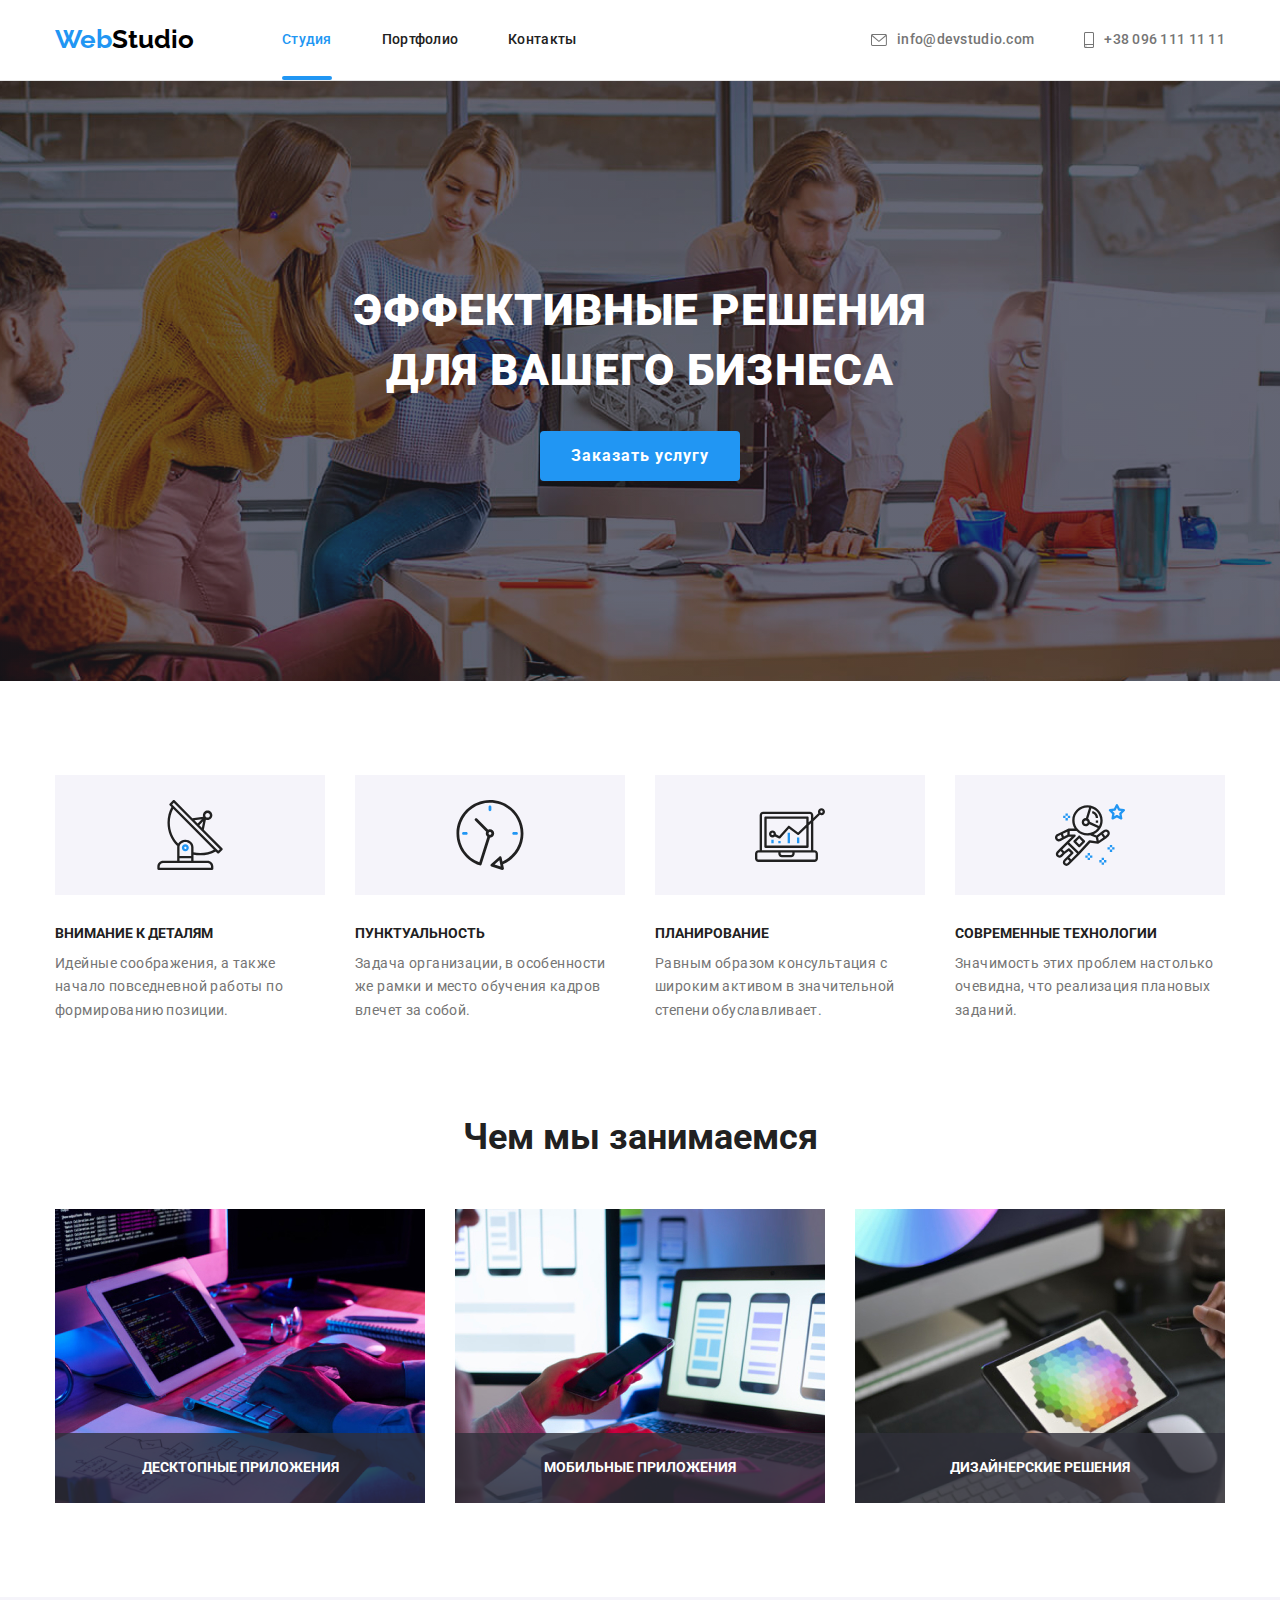
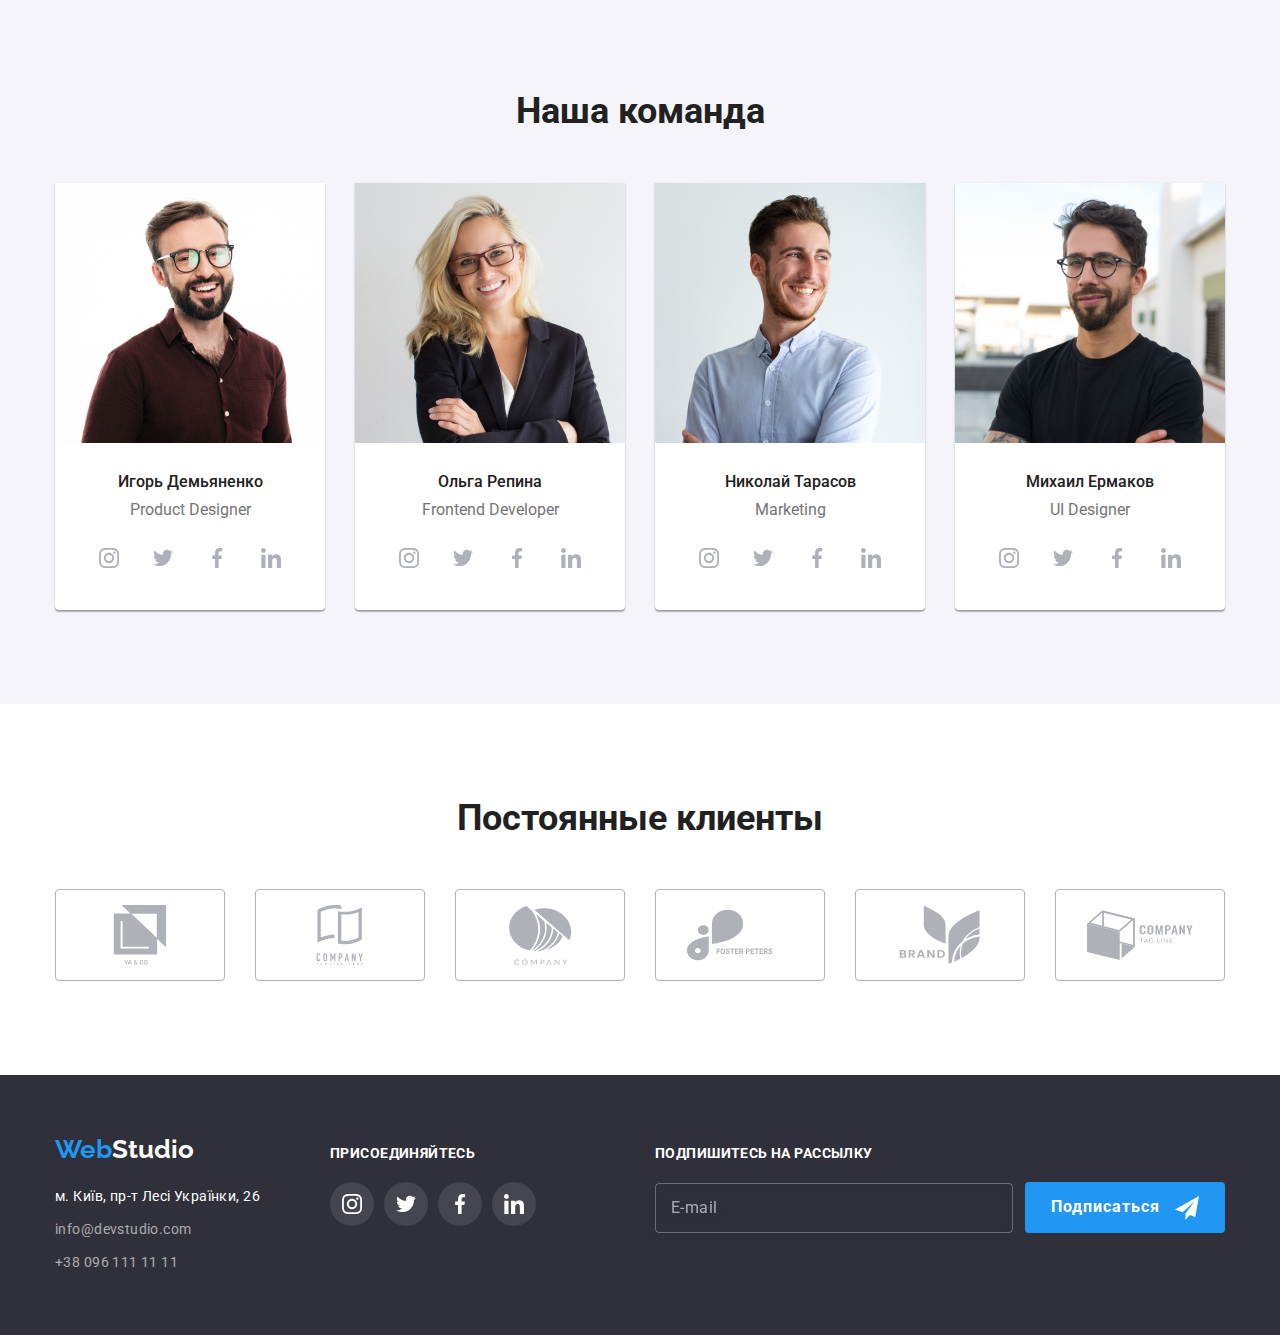
<file: index.html>
<!DOCTYPE html>
<html lang="ru">

<head>
    <meta charset="UTF-8" />
    <meta http-equiv="X-UA-Compatible" content="IE=edge" />
    <meta name="viewport" content="width=device-width, initial-scale=1.0" />
    <link rel="preconnect" href="https://fonts.googleapis.com" />
    <link rel="preconnect" href="https://fonts.gstatic.com" crossorigin />
    <link
        href="https://fonts.googleapis.com/css2?family=Raleway:wght@400;700&family=Roboto:wght@400;500;700;900&display=swap"
        rel="stylesheet" />
    <link rel="stylesheet"
        href="https://cdnjs.cloudflare.com/ajax/libs/modern-normalize/1.0.0/modern-normalize.min.css" />
    <link rel="stylesheet" href="./css/main.min.css" />
    <title>Document</title>
</head>

<body>
    <header class="header">
        <div class="header__box container ">
            <a href="./index.html" class="logo logo--header">
                <span class="logo__accent">Web</span>Studio</a>
            <div class="header-links js-menu-container">
                <nav class="navi">
                    <ul class="navi__list">
                        <li class="navi__item">
                            <a href="./index.html" class="navi__link navi__link--on-page">Студия</a>
                        </li>
                        <li class="navi__item">
                            <a href="./portfolio.html" class="navi__link">Портфолио</a>
                        </li>
                        <li class="navi__item">
                            <a href="" class="navi__link">Контакты</a>
                        </li>
                </nav>
                <div class="contact-header">
                    <ul class="contact">
                        <li class="contact__item">
                            <a href="mailto:info@devstudio.com" class="contact__link">
                                <svg class="contact__icon" width="16" height="12">
                                    <use href="images/sprite.svg#icon-envelope"></use>
                                </svg>
                                info@devstudio.com</a>
                        </li>
                        <li class="contact__item">
                            <a href="tel:+380961111111" class="contact__link contact__link--big">
                                <svg class="contact__icon" width="10" height="16">
                                    <use href="images/sprite.svg#icon-smartphone"></use>
                                </svg>
                                +38 096 111 11 11</a>
                        </li>
                    </ul>
                    <ul class="social-header">
                        <li class="social-header__item">
                            <a href="" class="social-header__link">Instagram</a>
                        </li>
                        <li class="social-header__item">
                            <a href="" class="social-header__link">Twitter</a>
                        </li>
                        <li class="social-header__item">
                            <a href="" class="social-header__link">Facebook</a>
                        </li>
                        <li class="social-header__item">
                            <a href="" class="social-header__link">LinkedIn</a>
                        </li>
                    </ul>
                </div>
            </div>
            <button class="menu-toggle js-open-menu" aria-expanded="false" type="button">
                <svg class="menu-toggle__icon" width="24" height="20">
                    <use class="menu-toggle__open" href="images/sprite.svg#icon-menu"></use>
                    <use class="menu-toggle__close" href="images/sprite.svg#icon-close"></use>
                </svg>
            </button>
        </div>
    </header>
    <main>
        <section class="hero section">
            <div class="container">
                <h1 class="hero__heading">Эффективные решения <br> для вашего бизнеса</h1>
                <button type="button" class="primary-button" data-modal-open>Заказать услугу</button>
            </div>
        </section>
        <section class="qualities section">
            <div class="container">
                <h2 class="qualities__heading display-hidden">Основне качества</h2>
                <ul class="qualities-box">
                    <li class="qualities-box__item">
                        <div class="qualities-box__picture">
                            <svg class="qualities-box__svg" width="70" height="70">
                                <use href="images/sprite.svg#icon-antenna"></use>
                            </svg>
                        </div>
                        <h3 class="qualities-box__heading">Внимание к деталям</h3>
                        <p class="qualities-box__text">
                            Идейные соображения, а также начало повседневной работы по формированию позиции.
                        </p>
                    </li>
                    <li class="qualities-box__item">
                        <div class="qualities-box__picture">
                            <svg class="qualities-box__svg" width="70" height="70">
                                <use href="images/sprite.svg#icon-clock"></use>
                            </svg>
                        </div>
                        <h3 class="qualities-box__heading">Пунктуальность</h3>
                        <p class="qualities-box__text">
                            Задача организации, в особенности же рамки и место обучения кадров влечет за собой.
                        </p>
                    </li>
                    <li class="qualities-box__item">
                        <div class="qualities-box__picture">
                            <svg class="qualities-box__svg" width="70" height="70">
                                <use href="images/sprite.svg#icon-diagram"></use>
                            </svg>
                        </div>
                        <h3 class="qualities-box__heading">Планирование</h3>
                        <p class="qualities-box__text">
                            Равным образом консультация с широким активом в значительной степени обуславливает.
                        </p>
                    </li>
                    <li class="qualities-box__item">
                        <div class="qualities-box__picture">
                            <svg class="qualities-box__svg" width="70" height="70">
                                <use href="images/sprite.svg#icon-astronaut"></use>
                            </svg>
                        </div>
                        <h3 class="qualities-box__heading">Современные технологии</h3>
                        <p class="qualities-box__text">
                            Значимость этих проблем настолько очевидна, что реализация плановых заданий.
                        </p>
                    </li>
                </ul>
            </div>
        </section>
        <section class="occupation section">
            <div class="container">
                <h2 class="occupation__heading">Чем мы занимаемся</h2>
                <ul class="ocupation-box">
                    <li class="ocupation-box__item">
                        <picture>
                            <source srcset="./images/desktop/img1.jpg 1x, ./images/desktop/img1@2x.jpg 2x">
                            <img class="ocupation-box__img" src="./images/desktop/img1.jpg" alt="кодинг ночью"
                                width="370">
                        </picture>
                        <p class="ocupation-box__description">Десктопные приложения</p>
                    </li>
                    <li class="ocupation-box__item">
                        <picture>
                            <source srcset="./images/desktop/img2.jpg 1x, ./images/desktop/img2@2x.jpg 2x">
                            <img class="ocupation-box__img" src="./images/desktop/img2.jpg" alt="рука с телефоном"
                                width="370" />
                        </picture>
                        <p class="ocupation-box__description">Мобильные приложения</p>
                    </li>
                    <li class="ocupation-box__item">
                        <picture>
                            <source srcset="./images/desktop/img3.jpg 1x, ./images/desktop/img3@2x.jpg 2x">
                            <img class="ocupation-box__img" src="./images/desktop/img3.jpg" alt="рука с планшетом"
                                width="370" />
                        </picture>
                        <p class="ocupation-box__description">Дизайнерские решения</p>
                    </li>
                </ul>
            </div>
        </section>
        <section class="team section">
            <div class="container">
                <h2 class="team__heading">Наша команда</h2>
                <ul class="team-box">
                    <li class="team-box__card">
                        <picture>
                            <source srcset="./images/desktop/igor.jpg 1x, ./images/desktop/igor@2x.jpg 2x"
                                media="(min-width:1200px)">
                            <source srcset="./images/tablet/igor-tab.jpg 1x, ./images/tablet/igor-tab@2x.jpg 2x"
                                media="(min-width:768px)">
                            <source srcset="./images/mobile/igor-mob.jpg 1x, ./images/mobile/igor-mob@2x.jpg  2x"
                                media="(min-width:320px)">
                            <img class="team-box__photo" src="./images/mobile/igor-mob.jpg"
                                alt="фото Игорь Демьяненко" />
                        </picture>

                        <div class="team-box__description">
                            <h3 class="team-box__heading">Игорь Демьяненко</h3>
                            <p class="team-box__text">Product Designer</p>
                            <ul class="social">
                                <li class="social__item">
                                    <a class="social__link" href="" aria-label="instagram">
                                        <svg class="team-svg" width="20" height="20">
                                            <use href="images/sprite.svg#icon-instagram"></use>
                                        </svg>
                                    </a>
                                </li>
                                <li class="social__item">
                                    <a class="social__link" href="" aria-label="twitter">
                                        <svg class="team-svg" width="20" height="20">
                                            <use href="images/sprite.svg#icon-twitter"></use>
                                        </svg>
                                    </a>
                                </li>
                                <li class="social__item">
                                    <a class="social__link" href="" aria-label="facebook">
                                        <svg class="team-svg" width="20" height="20">
                                            <use href="images/sprite.svg#icon-facebook"></use>
                                        </svg>
                                    </a>
                                </li>
                                <li class="social__item">
                                    <a class="social__link" href="" aria-label="linkedin">
                                        <svg class="team-svg" width="20" height="20">
                                            <use href="images/sprite.svg#icon-linkedin"></use>
                                        </svg>
                                    </a>
                                </li>
                            </ul>
                        </div>
                    </li>
                    <li class="team-box__card">
                        <picture>
                            <source srcset="./images/desktop/olga.jpg 1x, ./images/desktop/olga@2x.jpg 2x"
                                media="(min-width:1200px)">
                            <source srcset="./images/tablet/olga-tab.jpg 1x, ./images/tablet/olga-tab@2x.jpg 2x"
                                media="(min-width:768px)">
                            <source srcset="./images/mobile/olga-mob.jpg 1x, ./images/mobile/olga-mob@2x.jpg  2x"
                                media="(min-width:320px)">
                            <img class="team-box__photo" src="./images/mobile/olga-mob.jpg" alt="фото Ольга Репина" />
                        </picture>
                        <div class="team-box__description">
                            <h3 class="team-box__heading">Ольга Репина</h3>
                            <p class="team-box__text">Frontend Developer</p>
                            <ul class="social">
                                <li class="social__item">
                                    <a class="social__link" href="" aria-label="instagram">
                                        <svg class="team-svg" width="20" height="20">
                                            <use href="images/sprite.svg#icon-instagram"></use>
                                        </svg>
                                    </a>
                                </li>
                                <li class="social__item">
                                    <a class="social__link" href="" aria-label="twitter">
                                        <svg class="team-svg" width="20" height="20">
                                            <use href="images/sprite.svg#icon-twitter"></use>
                                        </svg>
                                    </a>
                                </li>
                                <li class="social__item">
                                    <a class="social__link" href="" aria-label="facebook">
                                        <svg class="team-svg" width="20" height="20">
                                            <use href="images/sprite.svg#icon-facebook"></use>
                                        </svg>
                                    </a>
                                </li>
                                <li class="social__item">
                                    <a class="social__link" href="" aria-label="linkedin">
                                        <svg class="team-svg" width="20" height="20">
                                            <use href="images/sprite.svg#icon-linkedin"></use>
                                        </svg>
                                    </a>
                                </li>
                            </ul>
                        </div>
                    </li>
                    <li class="team-box__card">
                        <picture>
                            <source srcset="./images/desktop/niko.jpg 1x, ./images/desktop/niko@2x.jpg 2x"
                                media="(min-width:1200px)">
                            <source srcset="./images/tablet/niko-tab.jpg 1x, ./images/tablet/niko-tab@2x.jpg 2x"
                                media="(min-width:768px)">
                            <source srcset="./images/mobile/niko-mob.jpg 1x, ./images/mobile/niko-mob@2x.jpg  2x"
                                media="(min-width:320px)">
                            <img class="team-box__photo" src="./images/mobile/niko-mob.jpg"
                                alt="фото Николай Тарасов" />
                        </picture>
                        <div class="team-box__description">
                            <h3 class="team-box__heading">Николай Тарасов</h3>
                            <p class="team-box__text">Marketing</p>
                            <ul class="social">
                                <li class="social__item">
                                    <a class="social__link" href="" aria-label="instagram">
                                        <svg class="team-svg" width="20" height="20">
                                            <use href="images/sprite.svg#icon-instagram"></use>
                                        </svg>
                                    </a>
                                </li>
                                <li class="social__item">
                                    <a class="social__link" href="" aria-label="twitter">
                                        <svg class="team-svg" width="20" height="20">
                                            <use href="images/sprite.svg#icon-twitter"></use>
                                        </svg>
                                    </a>
                                </li>
                                <li class="social__item">
                                    <a class="social__link" href="" aria-label="facebook">
                                        <svg class="team-svg" width="20" height="20">
                                            <use href="images/sprite.svg#icon-facebook"></use>
                                        </svg>
                                    </a>
                                </li>
                                <li class="social__item">
                                    <a class="social__link" href="" aria-label="linkedin">
                                        <svg class="team-svg" width="20" height="20">
                                            <use href="images/sprite.svg#icon-linkedin"></use>
                                        </svg>
                                    </a>
                                </li>
                            </ul>
                        </div>
                    </li>
                    <li class="team-box__card">
                        <picture>
                            <source srcset="./images/desktop/michael.jpg 1x, ./images/desktop/michael@2x.jpg 2x"
                                media="(min-width:1200px)">
                            <source srcset="./images/tablet/michael-tab.jpg 1x, ./images/tablet/michael-tab@2x.jpg 2x"
                                media="(min-width:768px)">
                            <source srcset="./images/mobile/michael-mob.jpg 1x, ./images/mobile/michael-mob@2x.jpg  2x"
                                media="(min-width:320px)">
                            <img class="team-box__photo" src="./images/mobile/michael-mob.jpg" alt="Михаил Ермаков" />
                        </picture>
                        <div class="team-box__description">
                            <h3 class="team-box__heading">Михаил Ермаков</h3>
                            <p class="team-box__text">UI Designer</p>
                            <ul class="social">
                                <li class="social__item">
                                    <a class="social__link" href="" aria-label="instagram">
                                        <svg class="team-svg" width="20" height="20">
                                            <use href="images/sprite.svg#icon-instagram"></use>
                                        </svg>
                                    </a>
                                </li>
                                <li class="social__item">
                                    <a class="social__link" href="" aria-label="twitter">
                                        <svg class="team-svg" width="20" height="20">
                                            <use href="images/sprite.svg#icon-twitter"></use>
                                        </svg>
                                    </a>
                                </li>
                                <li class="social__item">
                                    <a class="social__link" href="" aria-label="facebook">
                                        <svg class="team-svg" width="20" height="20">
                                            <use href="images/sprite.svg#icon-facebook"></use>
                                        </svg>
                                    </a>
                                </li>
                                <li class="social__item">
                                    <a class="social__link" href="" aria-label="linkedin">
                                        <svg class="team-svg" width="20" height="20">
                                            <use href="images/sprite.svg#icon-linkedin"></use>
                                        </svg>
                                    </a>
                                </li>
                            </ul>
                        </div>
                    </li>
                </ul>
            </div>
        </section>
        <section class="clients section">
            <div class="container">
                <h2 class="clients__heading">Постоянные клиенты</h2>
                <ul class="clients-box">
                    <li class="clients-box__item">
                        <a class="clients-box__link" href="">
                            <svg class="clients-box__svg" width="106" height="60">
                                <use href="images/sprite.svg#icon-company1"></use>
                            </svg>
                        </a>
                    </li>
                    <li class="clients-box__item">
                        <a class="clients-box__link" href="">
                            <svg class="clients-box__svg" width="106" height="60">
                                <use href="images/sprite.svg#icon-company2"></use>
                            </svg>
                        </a>
                    </li>
                    <li class="clients-box__item">
                        <a class="clients-box__link" href="">
                            <svg class="clients-box__svg" width="106" height="60">
                                <use href="images/sprite.svg#icon-company3"></use>
                            </svg>
                        </a>
                    </li>
                    <li class="clients-box__item">
                        <a class="clients-box__link" href="">
                            <svg class="clients-box__svg" width="106" height="60">
                                <use href="images/sprite.svg#icon-company4"></use>
                            </svg>
                        </a>
                    </li>
                    <li class="clients-box__item">
                        <a class="clients-box__link" href="">
                            <svg class="clients-box__svg" width="106" height="60">
                                <use href="images/sprite.svg#icon-company5"></use>
                            </svg>
                        </a>
                    </li>
                    <li class="clients-box__item">
                        <a class="clients-box__link" href="">
                            <svg class="clients-box__svg" width="106" height="60">
                                <use href="images/sprite.svg#icon-company6"></use>
                            </svg>
                        </a>
                    </li>
                </ul>
            </div>
        </section>
    </main>
    <footer class="footer">
        <div class="container">
            <div class="footer-box">
                <div class="footer-contact">
                    <a href="./index.html" class="logo logo--footer">
                        <span class="logo__accent">Web</span>Studio</a>
                    <address class="adress">
                        <ul class="adress__list">
                            <li class="adress__item">
                                <a href="https://www.google.com/maps" target="_blank" rel="noopener noreferrer"
                                    class="adress__link adress__link--color">м. Київ, пр-т Лесі Українки, 26</a>
                            </li>
                            <li class="adress__item">
                                <a href="mailto:info@devstudio.com" class="adress__link">info@devstudio.com</a>
                            </li>
                            <li class="adress__item">
                                <a href="tel:+380961111111" class="adress__link">+38 096 111 11 11</a>
                            </li>
                        </ul>
                    </address>
                </div>
                <div class="connect">
                    <h2 class="connect__heading">присоединяйтесь</h2>
                    <ul class="social">
                        <li class="social__item">
                            <a class="social__link social__link--fotter" href="" aria-label="instagram">
                                <svg class="team-svg" width="20" height="20">
                                    <use href="images/sprite.svg#icon-instagram"></use>
                                </svg>
                            </a>
                        </li>
                        <li class="social__item">
                            <a class="social__link social__link--fotter" href="" aria-label="twitter">
                                <svg class="team-svg" width="20" height="20">
                                    <use href="images/sprite.svg#icon-twitter"></use>
                                </svg>
                            </a>
                        </li>
                        <li class="social__item">
                            <a class="social__link social__link--fotter" href="" aria-label="facebook">
                                <svg class="team-svg" width="20" height="20">
                                    <use href="images/sprite.svg#icon-facebook"></use>
                                </svg>
                            </a>
                        </li>
                        <li class="social__item">
                            <a class="social__link social__link--fotter" href="" aria-label="linkedin">
                                <svg class="team-svg" width="20" height="20">
                                    <use href="images/sprite.svg#icon-linkedin"></use>
                                </svg>
                            </a>
                        </li>
                    </ul>
                </div>
                <div class="subscribe">
                    <h2 class="subscribe__heading">Подпишитесь на рассылку</h2>
                    <form class="subscribe-box">
                        <input class="subscribe-box__input" type="email" name="email" id="mail" placeholder="E-mail"
                            required />
                        <button class="subscribe-box__btn primary-button" type="submit">Подписаться
                            <svg class="subscribe-box__icon" width="24" height="24">
                                <use href="images/sprite.svg#icon-icon-send"></use>
                            </svg>
                        </button>
                    </form>
                </div>
            </div>
        </div>
    </footer>
    <div class="back-drop is-hidden" data-modal>
        <div class="modal">
            <h2 class="modal__heading">Оставьте свои данные, мы вам перезвоним</h2>
            <button type="button" class="modal__button" data-modal-close>
                <svg width="10" height="10">
                    <use href="images/sprite.svg#icon-close"></use>
                </svg>
            </button>
            <form class="modal-form">
                <ul class="modal-form__list">
                    <li class="modal-form__item">
                        <label class="modal-form__name" for="name">Имя</label>
                        <input class="modal-form__input" type="text" name="name" id="name" required>
                        <svg class="modal-form__svg" width="18" height="18">
                            <use href="images/sprite.svg#icon-person"></use>
                        </svg>
                    </li>
                    <li class="modal-form__item">
                        <label class="modal-form__name" for="tel">Телефон</label>
                        <input class="modal-form__input" type="tel" name="tel" id="tel" required>
                        <svg class="modal-form__svg" width="18" height="18">
                            <use href="images/sprite.svg#icon-phone"></use>
                        </svg>
                    </li>
                    <li class="modal-form__item">
                        <label class="modal-form__name" for="mail">Почта</label>
                        <input class="modal-form__input" type="email" name="mail" id="tel" required>
                        <svg class="modal-form__svg" width="18" height="18">
                            <use href="images/sprite.svg#icon-email"></use>
                        </svg>
                    </li>
                    <li class="modal-form__item">
                        <label class="modal-form__name" for="text">Комментарий</label>
                        <textarea class="modal-form__input modal-form__input--textarea" name="text" id="text"
                            placeholder="Введите текст"></textarea>
                    </li>
                </ul>
                <div class="form-confirm">
                    <input class="form-confirm__checkbox display-hidden" type="checkbox" name="" id="licence">
                    <label class="form-confirm__name  confirm-name" for="licence" required>
                        <svg class="confirm-name__svg" width="11" height="8">
                            <use href="images/sprite.svg#icon-check"></use>
                        </svg>Соглашаюсь с рассылкой и принимаю <a class="confirm-name__link" href="">Условия
                            договора</a>
                    </label>

                    <button class="primary-button" type="submit">Отправить</button>
                </div>

            </form>
        </div>
    </div>
    <script src="./js/modal.js"></script>
    <script src="./js/mobile-menu.js"></script>
</body>

</html>
</file>
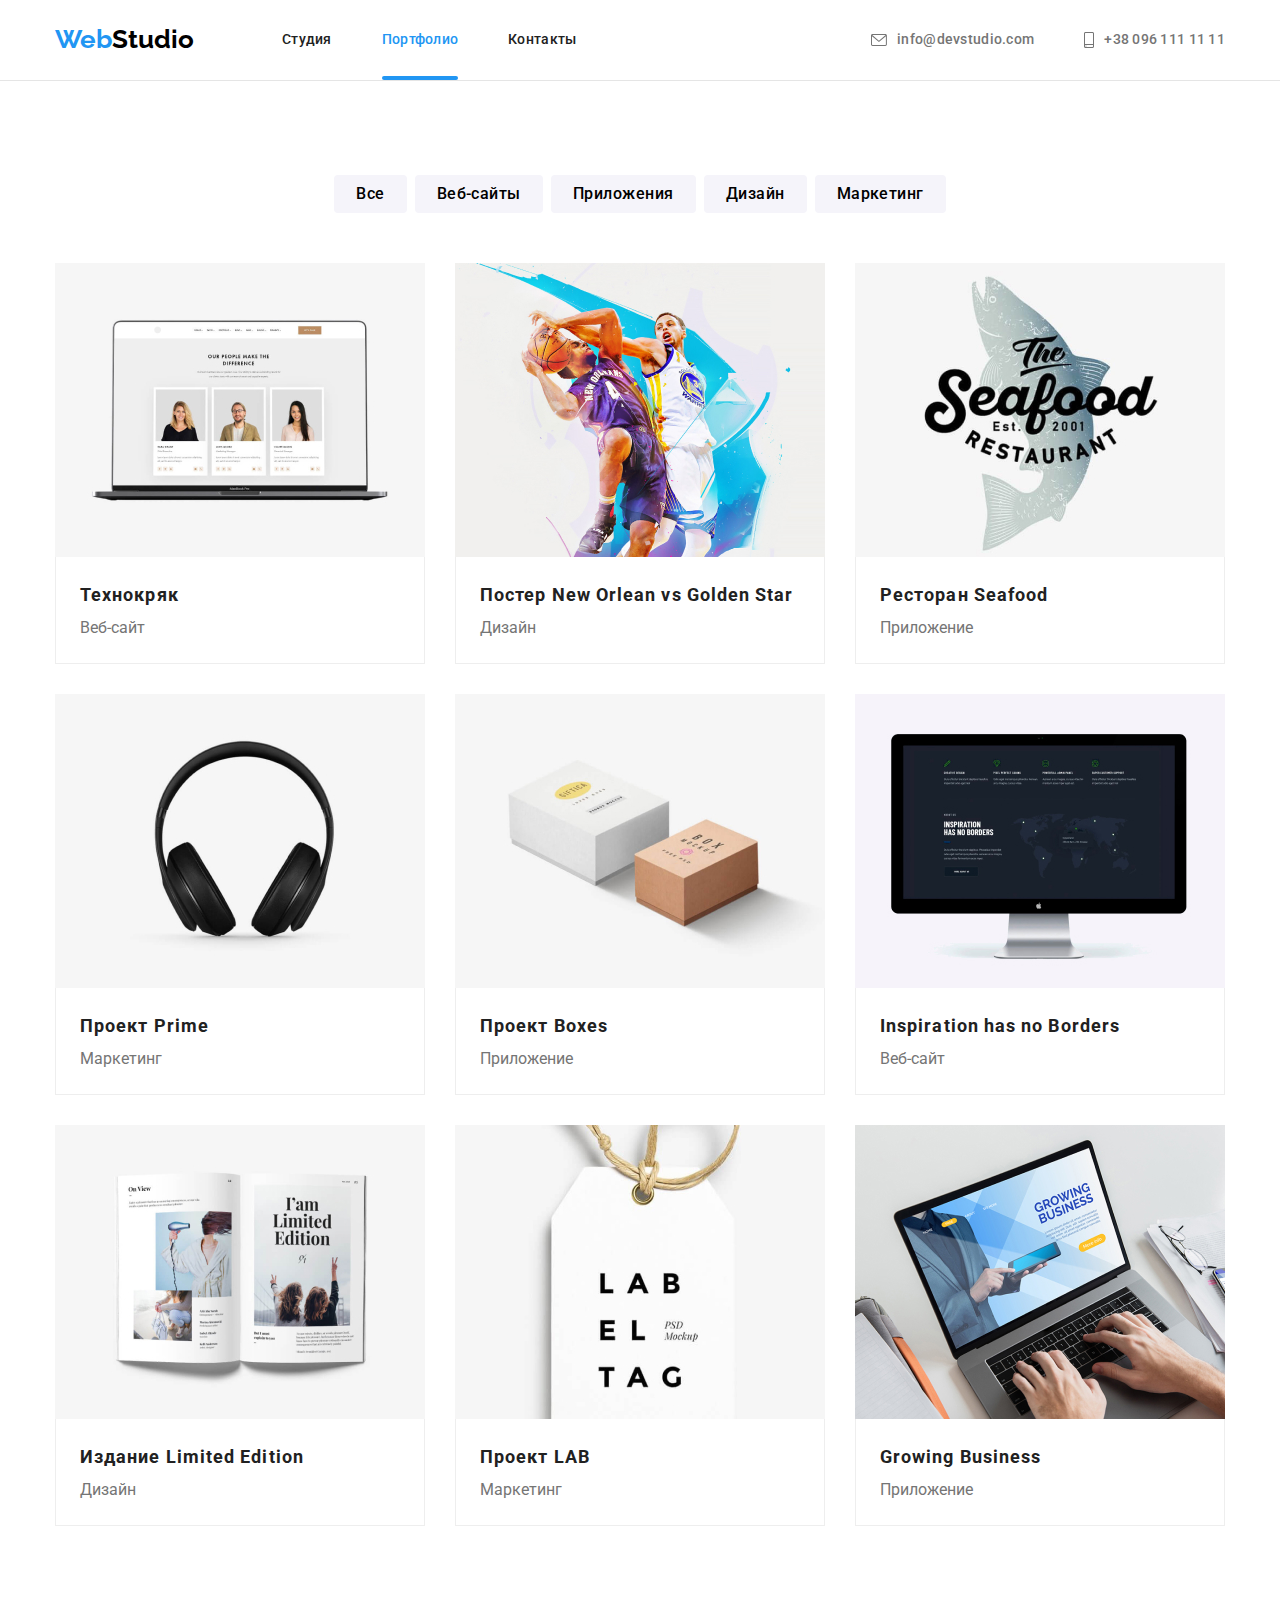
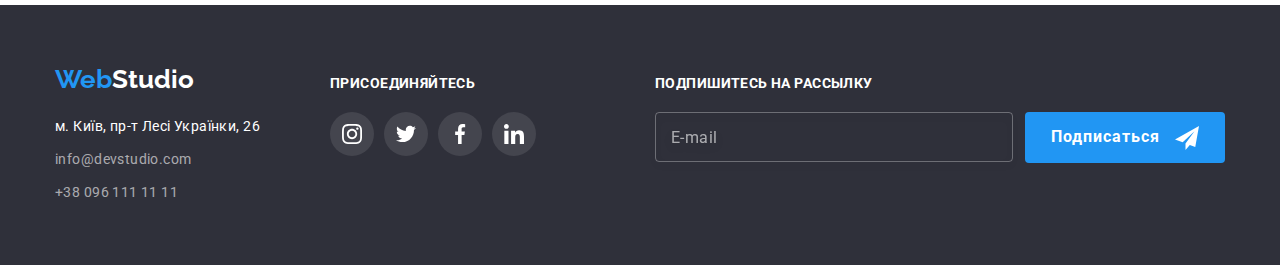
<file: portfolio.html>
<!DOCTYPE html>
<html lang="ru">

<head>
  <meta charset="UTF-8" />
  <meta http-equiv="X-UA-Compatible" content="IE=edge" />
  <meta name="viewport" content="width=device-width, initial-scale=1.0" />
  <link rel="preconnect" href="https://fonts.googleapis.com" />
  <link rel="preconnect" href="https://fonts.gstatic.com" crossorigin />
  <link
    href="https://fonts.googleapis.com/css2?family=Raleway:wght@400;700&family=Roboto:wght@400;500;700;900&display=swap"
    rel="stylesheet" />
  <link rel="stylesheet"
    href="https://cdnjs.cloudflare.com/ajax/libs/modern-normalize/1.0.0/modern-normalize.min.css" />
  <link rel="stylesheet" href="./css/main.min.css" />
  <title>Document</title>
</head>


<body>
  <header class="header">
    <div class="header__box container ">
      <a href="./index.html" class="logo logo--header">
        <span class="logo__accent">Web</span>Studio</a>
      <div class="header-links js-menu-container">
        <nav class="navi">
          <ul class="navi__list">
            <li class="navi__item">
              <a href="./index.html" class="navi__link">Студия</a>
            </li>
            <li class="navi__item">
              <a href="./portfolio.html" class="navi__link  navi__link--on-page">Портфолио</a>
            </li>
            <li class="navi__item">
              <a href="" class="navi__link">Контакты</a>
            </li>
        </nav>
        <div class="contact-header">
          <ul class="contact">
            <li class="contact__item">
              <a href="mailto:info@devstudio.com" class="contact__link">
                <svg class="contact__icon" width="16" height="12">
                  <use href="images/sprite.svg#icon-envelope"></use>
                </svg>
                info@devstudio.com</a>
            </li>
            <li class="contact__item">
              <a href="tel:+380961111111" class="contact__link contact__link--big">
                <svg class="contact__icon" width="10" height="16">
                  <use href="images/sprite.svg#icon-smartphone"></use>
                </svg>
                +38 096 111 11 11</a>
            </li>
          </ul>
          <ul class="social-header">
            <li class="social-header__item">
              <a href="" class="social-header__link">Instagram</a>
            </li>
            <li class="social-header__item">
              <a href="" class="social-header__link">Twitter</a>
            </li>
            <li class="social-header__item">
              <a href="" class="social-header__link">Facebook</a>
            </li>
            <li class="social-header__item">
              <a href="" class="social-header__link">LinkedIn</a>
            </li>
          </ul>
        </div>
      </div>
      <button class="menu-toggle js-open-menu" aria-expanded="false" type="button">
        <svg class="menu-toggle__icon" width="24" height="20">
          <use class="menu-toggle__open" href="images/sprite.svg#icon-menu"></use>
          <use class="menu-toggle__close" href="images/sprite.svg#icon-close"></use>
        </svg>
      </button>
    </div>
  </header>
  <main>
    <section class="portfolio section">
      <div class="container">
        <h1 class="portfolio__heading display-hidden">Портфолио</h1>
        <ul class="filter">
          <li class="filter__item">
            <button type="button" class="filter__buttun">Все</button>
          </li>
          <li class="filter__item"><button type="button" class="filter__buttun">Веб-сайты</button></li>
          <li class="filter__item"><button type="button" class="filter__buttun">Приложения</button></li>
          <li class="filter__item"><button type="button" class="filter__buttun">Дизайн</button></li>
          <li class="filter__item"><button type="button" class="filter__buttun">Маркетинг</button></li>
        </ul>
        <ul class="work">
          <li class="work__item">
            <div class="work__overlay">
              <picture>
                <source srcset="./images/desktop/tehno.jpg 1x, ./images/desktop/tehno@2x.jpg 2x"
                  media="(min-width:1200px)">
                <source srcset="./images/tablet/tehno-tab.jpg 1x, ./images/tablet/tehno-tab@2x.jpg 2x"
                  media="(min-width:768px)">
                <source srcset="./images/mobile/tehno-mob.jpg 1x, ./images/mobile/tehno-mob@2x.jpg 2x"
                  media="(min-width:320px)">
                <img class="work__img" src="./images/mobile/tehno-mob.jpg" alt="Скриншот экрана с готовым сайтом" />
              </picture>
              <div class="work__text-holder">
                <p class="work__text">Ресурс предлагает комплексные предложения с разным уровнем функционала и сервисов.
                  Все это позволит
                  посетителю получить
                  исчерпывающие сведения о компании или частном лице.</p>
              </div>
            </div>
            <div class="work__description">
              <h2 class="work__heading">Технокряк</h2>
              <p class="work__signature">Веб-сайт</p>
            </div>
          </li>
          <li class="work__item">
            <div class="work__overlay">
              <picture>
                <source srcset="./images/desktop/orlean.jpg 1x, ./images/desktop/orlean@2x.jpg 2x"
                  media="(min-width:1200px)">
                <source srcset="./images/tablet/orlean-tab.jpg 1x, ./images/tablet/orlean-tab@2x.jpg 2x"
                  media="(min-width:768px)">
                <source srcset="./images/mobile/orlean-mob.jpg 1x, ./images/mobile/orlean-mob@2x.jpg  2x"
                  media="(min-width:320px)">
                <img class="work__img" src="./images/mobile/orlean-mob.jpg" alt="Постер к матчу нового орлеана" />
              </picture>
              <div class="work__text-holder">
                <p class="work__text">Ресурс предлагает комплексные предложения с разным уровнем функционала и сервисов.
                  Все это позволит
                  посетителю получить
                  исчерпывающие сведения о компании или частном лице.</p>
              </div>
            </div>
            <div class="work__description">
              <h2 class="work__heading">Постер New Orlean vs Golden Star</h2>
              <p class="work__signature">Дизайн</p>
            </div>
          </li>
          <li class="work__item">
            <div class="work__overlay">
              <picture>
                <source srcset="./images/desktop/seafood.jpg 1x, ./images/desktop/seafood@2x.jpg 2x"
                  media="(min-width:1200px)">
                <source srcset="./images/tablet/seafood-tab.jpg 1x, ./images/tablet/seafood-tab@2x.jpg 2x"
                  media="(min-width:768px)">
                <source srcset="./images/mobile/seafood-mob.jpg 1x, ./images/mobile/seafood-mob@2x.jpg  2x"
                  media="(min-width:320px)">
                <img class="work__img" src="./images/mobile/seafood-mob.jpg" alt="Логотип приложения сиафуд" />
              </picture>
              <div class="work__text-holder">
                <p class="work__text">Ресурс предлагает комплексные предложения с разным уровнем функционала и сервисов.
                  Все это позволит
                  посетителю получить
                  исчерпывающие сведения о компании или частном лице.</p>
              </div>
            </div>
            <div class="work__description">
              <h2 class="work__heading">Ресторан Seafood</h2>
              <p class="work__signature">Приложение</p>
            </div>
          </li>
          <li class="work__item">
            <div class="work__overlay">
              <picture>
                <source srcset="./images/desktop/prime.jpg 1x, ./images/desktop/prime@2x.jpg 2x"
                  media="(min-width:1200px)">
                <source srcset="./images/tablet/prime-tab.jpg 1x, ./images/tablet/prime-tab@2x.jpg 2x"
                  media="(min-width:768px)">
                <source srcset="./images/mobile/prime-mob.jpg 1x, ./images/mobile/prime-mob@2x.jpg  2x"
                  media="(min-width:320px)">
                <img class="work__img" src="./images/mobile/prime-mob.jpg" alt="Постер проэкта Прайм" />
              </picture>
              <div class="work__text-holder">
                <p class="work__text">Ресурс предлагает комплексные предложения с разным уровнем функционала и сервисов.
                  Все это позволит
                  посетителю получить
                  исчерпывающие сведения о компании или частном лице.</p>
              </div>
            </div>
            <div class="work__description">
              <h2 class="work__heading">Проект Prime</h2>
              <p class="work__signature">Маркетинг</p>
            </div>
          </li>
          <li class="work__item">
            <div class="work__overlay">
              <picture>
                <source srcset="./images/desktop/boxes.jpg 1x, ./images/desktop/boxes@2x.jpg 2x"
                  media="(min-width:1200px)">
                <source srcset="./images/tablet/boxes-tab.jpg 1x, ./images/tablet/boxes-tab@2x.jpg 2x"
                  media="(min-width:768px)">
                <source srcset="./images/mobile/boxes-mob.jpg 1x, ./images/mobile/boxes-mob@2x.jpg  2x"
                  media="(min-width:320px)">
                <img class="work__img" src="./images/mobile/boxes-mob.jpg" alt="Постер проэкта Боксес" />
              </picture>
              <div class="work__text-holder">
                <p class="work__text">Ресурс предлагает комплексные предложения с разным уровнем функционала и сервисов.
                  Все это позволит
                  посетителю получить
                  исчерпывающие сведения о компании или частном лице.</p>
              </div>
            </div>
            <div class="work__description">
              <h2 class="work__heading">Проект Boxes</h2>
              <p class="work__signature">Приложение</p>
            </div>
          </li>
          <li class="work__item">
            <div class="work__overlay">
              <picture>
                <source srcset="./images/desktop/inspiration.jpg 1x, ./images/desktop/inspiration@2x.jpg 2x"
                  media="(min-width:1200px)">
                <source srcset="./images/tablet/inspiration-tab.jpg 1x, ./images/tablet/inspiration-tab@2x.jpg 2x"
                  media="(min-width:768px)">
                <source srcset="./images/mobile/inspiration-mob.jpg 1x, ./images/mobile/inspiration-mob@2x.jpg  2x"
                  media="(min-width:320px)">
                <img class="work__img" src="./images/mobile/inspiration-mob.jpg" alt="Скриншот какого то вэб сайта" />
              </picture>
              <div class="work__text-holder">
                <p class="work__text">Ресурс предлагает комплексные предложения с разным уровнем функционала и сервисов.
                  Все это позволит
                  посетителю получить
                  исчерпывающие сведения о компании или частном лице.</p>
              </div>
            </div>
            <div class="work__description">
              <h2 class="work__heading">Inspiration has no Borders</h2>
              <p class="work__signature">Веб-сайт</p>
            </div>
          </li>
          <li class="work__item">
            <div class="work__overlay">
              <picture>
                <source srcset="./images/desktop/limited.jpg 1x, ./images/desktop/limited@2x.jpg 2x"
                  media="(min-width:1200px)">
                <source srcset="./images/tablet/limited-tab.jpg 1x, ./images/tablet/limited-tab@2x.jpg 2x"
                  media="(min-width:768px)">
                <source srcset="./images/mobile/limited-mob.jpg 1x, ./images/mobile/limited-mob@2x.jpg  2x"
                  media="(min-width:320px)">
                <img class="work__img" src="./images/mobile/limited-mob.jpg" alt="Страница из журнала" />
              </picture>
              <div class="work__text-holder">
                <p class="work__text">Ресурс предлагает комплексные предложения с разным уровнем функционала и сервисов.
                  Все это позволит
                  посетителю получить
                  исчерпывающие сведения о компании или частном лице.</p>
              </div>
            </div>
            <div class="work__description">
              <h2 class="work__heading">Издание Limited Edition</h2>
              <p class="work__signature">Дизайн</p>
            </div>
          </li>
          <li class="work__item">
            <div class="work__overlay">
              <picture>
                <source srcset="./images/desktop/lab.jpg 1x, ./images/desktop/lab@2x.jpg 2x" media="(min-width:1200px)">
                <source srcset="./images/tablet/lab-tab.jpg 1x, ./images/tablet/lab-tab@2x.jpg 2x"
                  media="(min-width:768px)">
                <source srcset="./images/mobile/lab-mob.jpg 1x, ./images/mobile/lab-mob@2x.jpg  2x"
                  media="(min-width:320px)">
                <img class="work__img" src="./images/mobile/lab-mob.jpg" alt="Бирка с надписью проэкта" />
              </picture>
              <div class="work__text-holder">
                <p class="work__text">Ресурс предлагает комплексные предложения с разным уровнем функционала и сервисов.
                  Все это позволит
                  посетителю получить
                  исчерпывающие сведения о компании или частном лице.</p>
              </div>
            </div>
            <div class="work__description">
              <h2 class="work__heading">Проект LAB</h2>
              <p class="work__signature">Маркетинг</p>
            </div>
          </li>
          <li class="work__item">
            <div class="work__overlay">
              <picture>
                <source srcset="./images/desktop/growing.jpg 1x, ./images/desktop/growing@2x.jpg 2x"
                  media="(min-width:1200px)">
                <source srcset="./images/tablet/growing-tab.jpg 1x, ./images/tablet/growing-tab@2x.jpg 2x"
                  media="(min-width:768px)">
                <source srcset="./images/mobile/growing-mob.jpg 1x, ./images/mobile/growing-mob@2x.jpg  2x"
                  media="(min-width:320px)">
                <img class="work__img" src="./images/mobile/growing-mob.jpg" alt="Человек работает с приложением" />
              </picture>
              <div class="work__text-holder">
                <p class="work__text">Ресурс предлагает комплексные предложения с разным уровнем функционала и сервисов.
                  Все это позволит
                  посетителю получить
                  исчерпывающие сведения о компании или частном лице.</p>
              </div>
            </div>
            <div class="work__description">
              <h2 class="work__heading">Growing Business</h2>
              <p class="work__signature">Приложение</p>
            </div>
          </li>
        </ul>
      </div>
    </section>
  </main>
  <footer class="footer">
    <div class="container">
      <div class="footer-box">
        <div class="footer-contact">
          <a href="./index.html" class="logo logo--footer">
            <span class="logo__accent">Web</span>Studio</a>
          <address class="adress">
            <ul class="adress__list">
              <li class="adress__item">
                <a href="https://www.google.com/maps" target="_blank" rel="noopener noreferrer"
                  class="adress__link adress__link--color">м. Київ, пр-т Лесі Українки, 26</a>
              </li>
              <li class="adress__item">
                <a href="mailto:info@devstudio.com" class="adress__link">info@devstudio.com</a>
              </li>
              <li class="adress__item">
                <a href="tel:+380961111111" class="adress__link">+38 096 111 11 11</a>
              </li>
            </ul>
          </address>
        </div>
        <div class="connect">
          <h2 class="connect__heading">присоединяйтесь</h2>
          <ul class="social">
            <li class="social__item">
              <a class="social__link social__link--fotter" href="" aria-label="instagram">
                <svg class="team-svg" width="20" height="20">
                  <use href="images/sprite.svg#icon-instagram"></use>
                </svg>
              </a>
            </li>
            <li class="social__item">
              <a class="social__link social__link--fotter" href="" aria-label="twitter">
                <svg class="team-svg" width="20" height="20">
                  <use href="images/sprite.svg#icon-twitter"></use>
                </svg>
              </a>
            </li>
            <li class="social__item">
              <a class="social__link social__link--fotter" href="" aria-label="facebook">
                <svg class="team-svg" width="20" height="20">
                  <use href="images/sprite.svg#icon-facebook"></use>
                </svg>
              </a>
            </li>
            <li class="social__item">
              <a class="social__link social__link--fotter" href="" aria-label="linkedin">
                <svg class="team-svg" width="20" height="20">
                  <use href="images/sprite.svg#icon-linkedin"></use>
                </svg>
              </a>
            </li>
          </ul>
        </div>
        <div class="subscribe">
          <h2 class="subscribe__heading">Подпишитесь на рассылку</h2>
          <form class="subscribe-box">
            <input class="subscribe-box__input" type="email" name="email" id="mail" placeholder="E-mail" required />
            <button class="subscribe-box__btn primary-button" type="submit">Подписаться
              <svg class="subscribe-box__icon" width="24" height="24">
                <use href="images/sprite.svg#icon-icon-send"></use>
              </svg>
            </button>
          </form>
        </div>
      </div>
    </div>
  </footer>
  <script src="./js/mobile-menu.js"></script>
</body>

</html>
</file>
<file: css/main.min.css>
ul{list-style:none;margin-top:0;margin-bottom:0;padding-left:0}h1,h2,h3,p{margin-top:0;margin-bottom:0}a{text-decoration:none}.container{width:100%;margin:0 auto;padding-left:15px;padding-right:15px}@media screen and (min-width: 479.99px){.container{max-width:480px}}@media screen and (min-width: 767.99px){.container{max-width:768px}}@media screen and (min-width: 1199.99px){.container{max-width:1200px}}.section{padding-top:60px;padding-bottom:60px}@media screen and (min-width: 1199.99px){.section{padding-top:94px;padding-bottom:94px}}.display-hidden{position:absolute;width:1px;height:1px;margin:-1px;border:0;padding:0;white-space:nowrap;-webkit-clip-path:inset(100%);clip-path:inset(100%);clip:rect(0 0 0 0);overflow:hidden}img{max-width:100%;display:block}.header{border-bottom:1px solid #e5e5e5;position:relative}@media screen and (max-width: 767.99px){.header{padding-top:15px;padding-bottom:15px}}.header__box{display:flex;align-items:center}.menu-toggle{position:relative;display:flex;align-items:center;justify-content:center;width:40px;height:40px;margin-left:auto;border:none;background-color:rgba(0,0,0,0)}.menu-toggle:focus{fill:#2196f3}@media screen and (min-width: 767.99px){.menu-toggle{display:none}}.menu-toggle__close{display:none}.header-links{display:flex;width:100%;justify-content:space-between}.header-links.is-open~.menu-toggle .menu-toggle__close{display:block}.header-links.is-open~.menu-toggle .menu-toggle__open{display:none}@media screen and (max-width: 767.99px){.header-links{position:absolute;top:0;left:0;height:100vh;flex-direction:column;padding:48px 40px;background-color:#fff;transform:translateX(-100%);transition-property:all;transition-duration:250ms;transition-timing-function:cubic-bezier(0.4, 0, 0.2, 1)}}@media screen and (min-width: 767.99px){.header-links{align-items:center}}.header-links.is-open{transform:translateX(0)}@media screen and (min-width: 767.99px){.navi{display:flex;align-items:center}}@media screen and (min-width: 767.99px){.navi__list{display:flex}}.navi__item{margin-bottom:32px}.navi__item:last-child{margin-bottom:0}@media screen and (min-width: 767.99px){.navi__item{position:relative;margin-right:50px;margin-bottom:0}.navi__item:last-child{margin-right:0px}}.navi__link{color:#212121;letter-spacing:.02em;font-weight:500;font-size:40px;line-height:1.17}@media screen and (min-width: 767.99px){.navi__link{display:block;padding-top:32px;padding-bottom:32px;line-height:1.14;font-size:14px;font-weight:500;letter-spacing:.02em;transition-property:all;transition-duration:250ms;transition-timing-function:cubic-bezier(0.4, 0, 0.2, 1)}}@media screen and (min-width: 1199.99px){.navi__link:hover,.navi__link:focus{color:#2196f3}}.navi__link--on-page{color:#2196f3}@media screen and (min-width: 767.99px){.navi__link--on-page::after{content:"";position:absolute;left:0;bottom:0;display:block;width:100%;height:4px;background-color:#2196f3;border-radius:2px}}.contact{display:flex;flex-direction:column-reverse;margin-bottom:64px}@media screen and (min-width: 767.99px){.contact{margin-left:auto;flex-direction:column;margin-bottom:0}}@media screen and (min-width: 1199.99px){.contact{flex-direction:row;align-items:center}}.contact__link{color:#757575;font-weight:500;letter-spacing:.02em;font-size:24px;line-height:1.17}@media screen and (min-width: 767.99px){.contact__link{display:flex;align-items:center;font-size:12px}}@media screen and (min-width: 1199.99px){.contact__link{line-height:1.14;font-size:14px;transition-property:all;transition-duration:250ms;transition-timing-function:cubic-bezier(0.4, 0, 0.2, 1)}.contact__link:hover,.contact__link:focus{color:#2196f3;fill:currentColor}}@media screen and (max-width: 767.99px){.contact__link--big{font-size:34px;color:#2196f3}}.contact__item{fill:currentColor}@media screen and (max-width: 767.99px){.contact__item{margin-bottom:32px}.contact__item:first-child{margin-bottom:0}}@media screen and (min-width: 767.99px){.contact__item{margin-bottom:10px}.contact__item:last-child{margin-bottom:0px}}@media screen and (min-width: 1199.99px){.contact__item{margin-bottom:0;margin-right:50px}.contact__item:last-child{margin-right:0px}}.contact__icon{display:none}@media screen and (min-width: 767.99px){.contact__icon{display:block;fill:currentColor;margin-right:10px}}.social-header{display:flex;flex-wrap:wrap;align-items:center}@media screen and (min-width: 767.99px){.social-header{display:none}}.social-header__item{padding-right:10px;margin-right:10px;border-right:1px solid rgba(33,33,33,.2)}.social-header__item:last-child{margin-right:0px;padding-right:0px;border:none}.social-header__link{font-weight:500;font-size:18px;line-height:1.22;letter-spacing:.02em;color:#2196f3}.logo{font-family:"Raleway",sans-serif;font-size:26px;font-weight:700;text-decoration:none}.logo{color:#000}.logo__accent{color:#2196f3}@media screen and (min-width: 1199.99px){.logo--header{margin-right:93px}}@media screen and (min-width: 767.99px){.logo--header{margin-right:88px}}.logo--footer{display:inline-block;margin-bottom:20px;color:#fff}.hero{background-color:#2f303a;background-image:linear-gradient(rgba(47, 48, 58, 0.4), rgba(47, 48, 58, 0.4)),url(../images/hero-mob.jpg);background-repeat:no-repeat;background-position:center;background-size:cover;letter-spacing:.06em;text-align:center;padding:118px 0}@media(min-device-pixel-ratio: 2),(-webkit-min-device-pixel-ratio: 2),(min-resolution: 192dpi),(min-resolution: 2dppx){.hero{background-image:linear-gradient(rgba(47, 48, 58, 0.4), rgba(47, 48, 58, 0.4)),url(../images/hero-mob@2x.jpg)}}@media screen and (min-width: 767.99px){.hero{background-image:linear-gradient(rgba(47, 48, 58, 0.4), rgba(47, 48, 58, 0.4)),url(../images/hero-tab.jpg)}}@media screen and (min-width: 767.99px)and (min-device-pixel-ratio: 2),screen and (min-width: 767.99px)and (-webkit-min-device-pixel-ratio: 2),screen and (min-width: 767.99px)and (min-resolution: 192dpi),screen and (min-width: 767.99px)and (min-resolution: 2dppx){.hero{background-image:linear-gradient(rgba(47, 48, 58, 0.4), rgba(47, 48, 58, 0.4)),url(../images/hero-tab@2x.jpg)}}@media screen and (min-width: 1199.99px){.hero{background-image:linear-gradient(rgba(47, 48, 58, 0.4), rgba(47, 48, 58, 0.4)),url(../images/hero.jpg);background-size:1600px;padding:200px 0}}@media screen and (min-width: 1199.99px)and (min-device-pixel-ratio: 2),screen and (min-width: 1199.99px)and (-webkit-min-device-pixel-ratio: 2),screen and (min-width: 1199.99px)and (min-resolution: 192dpi),screen and (min-width: 1199.99px)and (min-resolution: 2dppx){.hero{background-image:linear-gradient(rgba(47, 48, 58, 0.4), rgba(47, 48, 58, 0.4)),url(../images/hero@2x.jpg)}}.hero__heading{margin-left:auto;margin-right:auto;margin-top:0;margin-bottom:30px;color:#fff;text-align:center;font-weight:900;text-transform:uppercase;max-width:360px;font-size:26px;line-height:1.62}@media screen and (min-width: 1199.99px){.hero__heading{max-width:696px;font-size:44px;line-height:1.36}}.primary-button{min-width:200px;padding:10px 10px;border-radius:4px;border:1px solid rgba(0,0,0,0);color:#fff;background-color:#2196f3;font-family:inherit;font-weight:700;font-size:16px;line-height:1.8;letter-spacing:.06em;cursor:pointer}@media screen and (min-width: 1199.99px){.qualities{padding-bottom:0px}}@media screen and (min-width: 767.99px){.qualities-box{display:flex;flex-wrap:wrap;margin:-15px}}.qualities-box__item{margin-bottom:30px}@media screen and (min-width: 767.99px){.qualities-box__item{width:calc((100% - 60px)/2);margin:15px}}@media screen and (min-width: 1199.99px){.qualities-box__item{max-width:270px}.qualities-box__item:last-child{margin-right:0px}}.qualities-box__picture{display:flex;align-items:center;justify-content:center;height:120px;background-color:#f5f4fa;margin-bottom:30px}.qualities-box__heading{color:#212121;margin-bottom:10px;font-weight:700;font-size:14px;text-transform:uppercase;text-align:center}@media screen and (min-width: 767.99px){.qualities-box__heading{text-align:left}}.qualities-box__text{font-weight:400;font-size:14px;line-height:1.71;letter-spacing:.03em}.occupation{display:none}@media screen and (min-width: 1199.99px){.occupation{display:block}}.occupation__heading{color:#212121;margin-bottom:50px;font-weight:700;font-size:36px;text-align:center;line-height:1.16}.ocupation-box{display:flex}.ocupation-box__item{position:relative;margin-right:30px}.ocupation-box__item:last-child{margin-right:0px}.ocupation-box__img{display:block}.ocupation-box__description{position:absolute;left:0;bottom:0;width:100%;padding:27px 0;text-align:center;text-transform:uppercase;font-weight:700;font-size:14px;line-height:1.14;color:#fff;background-color:rgba(47,48,58,.8)}.team{background-color:#f5f4fa}.team__heading{color:#212121;margin-bottom:30px;font-weight:700;font-size:28px;line-height:1.17;text-align:center}@media screen and (min-width: 1199.99px){.team__heading{margin-bottom:50px;font-size:36px;line-height:1.16}}@media screen and (min-width: 767.99px){.team-box{display:flex;flex-wrap:wrap;margin:-15px}}.team-box__card{background-color:#fff;box-shadow:0px 1px 3px rgba(0,0,0,.12),0px 1px 1px rgba(0,0,0,.14),0px 2px 1px rgba(0,0,0,.2);border-radius:0px 0px 4px 4px;text-align:center}@media screen and (max-width: 767.99px){.team-box__card{margin-bottom:30px}.team-box__card:last-child{margin-bottom:0px}}@media screen and (min-width: 767.99px){.team-box__card{width:calc((100% - 60px)/2);margin:15px}}@media screen and (min-width: 1199.99px){.team-box__card{width:calc((100% - 120px)/4)}}.team-box__description{padding:30px 0}.team-box__heading{margin-bottom:10px;font-weight:500;font-size:16px;color:#212121}.team-box__text{margin-bottom:16px;font-weight:400;font-size:16px}.social{display:flex;justify-content:center}.social__item{margin-right:10px}.social__item:last-child{margin-right:0px}.social__link{display:flex;justify-content:center;align-items:center;width:44px;height:44px;color:#afb1b8;fill:currentColor;border-radius:50px;transition-property:all;transition-duration:250ms;transition-timing-function:cubic-bezier(0.4, 0, 0.2, 1)}.social__link:hover,.social__link:focus{background-color:#2196f3;fill:#fff}.social__link--fotter{color:#fff;background-color:rgba(255,255,255,.1)}.clients__heading{margin-bottom:30px;font-weight:700;font-size:28px;line-height:1.16;text-align:center;color:#212121}@media screen and (min-width: 1199.99px){.clients__heading{font-size:36px;margin-bottom:50px}}.clients-box{display:flex;flex-wrap:wrap;margin:-15px}.clients-box__item{width:calc((100% - 60px)/2);margin:15px}@media screen and (min-width: 767.99px){.clients-box__item{width:calc((100% - 90px)/3)}}@media screen and (min-width: 1199.99px){.clients-box__item{width:calc((100% - 180px)/6)}}.clients-box__link{display:flex;justify-content:center;align-items:center;width:100%;height:92px;color:#afb1b8;border:1px solid #afb1b8;border-radius:4px;transition-property:all;transition-duration:250ms;transition-timing-function:cubic-bezier(0.4, 0, 0.2, 1)}.clients-box__link:hover,.clients-box__link:focus{border-color:#2196f3;color:#2196f3}.clients-box__svg{fill:currentColor}.footer{background-color:#2f303a;padding:60px 0}.footer-box{display:flex;flex-direction:column;align-items:center;text-align:center}@media screen and (min-width: 767.99px){.footer-box{flex-direction:row;flex-wrap:wrap;justify-content:space-around;align-items:baseline}}@media screen and (min-width: 1199.99px){.footer-box{justify-content:space-between;text-align:left}}.footer-contact{font-weight:400;margin-bottom:60px}@media screen and (min-width: 767.99px){.footer-contact{margin-bottom:0px}}@media screen and (min-width: 1199.99px){.footer-contact{margin-right:70px}}.adress{font-style:normal}.adress__item{margin-bottom:9px}.adress__item:last-child{margin-bottom:0px}.adress__link{color:rgba(255,255,255,.6);font-weight:400;letter-spacing:.03em;font-size:14px;line-height:1.71;text-decoration:none}.adress__link--color{color:#fff}.connect__heading{margin-bottom:20px;font-weight:700;font-size:14px;line-height:1.14;letter-spacing:.03em;text-transform:uppercase;color:#fff}.subscribe{margin-top:60px}@media screen and (min-width: 1199.99px){.subscribe{margin-top:0;margin-left:auto}}.subscribe__heading{margin-bottom:20px;font-weight:700;font-size:14px;line-height:1.14;letter-spacing:.03em;text-transform:uppercase;color:#fff}@media screen and (min-width: 1199.99px){.subscribe-box{display:flex;justify-content:center;align-items:center}}.subscribe-box__input{width:100%;height:50px;padding:16px 15px;margin-bottom:20px;background-color:rgba(0,0,0,0);border:1px solid rgba(255,255,255,.3);filter:drop-shadow(0px 4px 4px rgba(0, 0, 0, 0.15));border-radius:4px;color:#fff}.subscribe-box__input::-moz-placeholder{font-size:16px;line-height:1.25;letter-spacing:.03em;color:rgba(255,255,255,.6)}.subscribe-box__input:-ms-input-placeholder{font-size:16px;line-height:1.25;letter-spacing:.03em;color:rgba(255,255,255,.6)}.subscribe-box__input::placeholder{font-size:16px;line-height:1.25;letter-spacing:.03em;color:rgba(255,255,255,.6)}@media screen and (min-width: 1199.99px){.subscribe-box__input{width:358px;margin-right:12px;margin-bottom:0}}.subscribe-box__icon{margin-left:10px;vertical-align:middle}.back-drop{position:fixed;top:0;left:0;width:100%;height:100%;background-color:rgba(0,0,0,.2);transition-property:all;transition-duration:250ms;transition-timing-function:cubic-bezier(0.4, 0, 0.2, 1)}.back-drop.is-hidden{pointer-events:all;opacity:0;visibility:hidden}.modal{position:absolute;padding:40px;top:50%;left:50%;background-color:#fff}@media screen and (max-width: 479.99px){.modal{top:10%;left:0;right:0;width:100%}}@media screen and (min-width: 479.99px){.modal{width:450px;transform:translate(-50%, -50%)}}@media screen and (min-width: 1199.99px){.modal{width:528px}}.modal__heading{margin-bottom:12px;font-weight:700;font-size:20px;line-height:23px;text-align:center;letter-spacing:.03em;color:#212121}.modal__button{position:absolute;top:8px;right:8px;display:flex;justify-content:center;align-items:center;width:30px;height:30px;border-radius:30px;border:1px solid rgba(0,0,0,.1);background-color:rgba(0,0,0,0);cursor:pointer;transition-property:all;transition-duration:250ms;transition-timing-function:cubic-bezier(0.4, 0, 0.2, 1)}.modal__button:hover,.modal__button:focus{fill:#2196f3}.modal-form__list{margin-bottom:20px}.modal-form__item{position:relative;display:flex;flex-direction:column;justify-content:center;margin-bottom:10px}.modal-form__name{font-size:12px;line-height:1.16;letter-spacing:.01em;margin-bottom:4px}.modal-form__input{padding:10px 42px;width:100%;border:1px solid rgba(33,33,33,.2);border-radius:4px;transition-property:all;transition-duration:250ms;transition-timing-function:cubic-bezier(0.4, 0, 0.2, 1)}.modal-form__input:hover,.modal-form__input:focus{border-color:#2196f3}.modal-form__input:hover~.modal-form__svg,.modal-form__input:focus~.modal-form__svg{fill:#2196f3}.modal-form__svg{position:absolute;top:50%;left:12px;transition-property:all;transition-duration:250ms;transition-timing-function:cubic-bezier(0.4, 0, 0.2, 1)}.modal-form__input--textarea{min-height:120px;padding:12px 16px;resize:none}.modal-form__input--textarea::-moz-placeholder{font-size:14px;line-height:1.16;letter-spacing:.01em;color:rgba(117,117,117,.5)}.modal-form__input--textarea:-ms-input-placeholder{font-size:14px;line-height:1.16;letter-spacing:.01em;color:rgba(117,117,117,.5)}.modal-form__input--textarea::placeholder{font-size:14px;line-height:1.16;letter-spacing:.01em;color:rgba(117,117,117,.5)}.form-confirm{display:flex;flex-direction:column;justify-content:center;align-items:center}.form-confirm__name{display:flex;align-items:center;letter-spacing:.03em;color:#757575;margin-bottom:30px;font-size:12px;line-height:1.17}@media screen and (min-width: 1199.99px){.form-confirm__name{font-size:14px;line-height:1.71}}.confirm-name__svg{width:16px;height:16px;margin-right:8px;border:2px solid #000;transition-property:all;transition-duration:250ms;transition-timing-function:cubic-bezier(0.4, 0, 0.2, 1)}.form-confirm__checkbox:checked~.confirm-name>.confirm-name__svg{background-color:#2196f3;border:none}.confirm-name__link{color:#2196f3}.filter{display:flex;margin-bottom:40px;flex-wrap:wrap}@media screen and (min-width: 767.99px){.filter{justify-content:center;margin-bottom:30px}}@media screen and (min-width: 1199.99px){.filter{margin-bottom:50px}}.filter__item{margin-right:8px;margin-bottom:15px}.filter__item:last-child{margin-right:0px}@media screen and (min-width: 767.99px){.filter__item{margin-bottom:0px}}.filter__buttun{padding:6px 22px;background-color:#f5f4fa;border-radius:4px;border:none;font-weight:500;font-size:16px;line-height:1.62;text-align:center;letter-spacing:.03em;font-family:inherit;cursor:pointer;transition-property:all;transition-duration:250ms;transition-timing-function:cubic-bezier(0.4, 0, 0.2, 1)}.filter__buttun:hover,.filter__buttunfocus{color:#fff;background-color:#2196f3;box-shadow:0px 3px 1px rgba(0,0,0,.1),0px 1px 2px rgba(0,0,0,.08),0px 2px 2px rgba(0,0,0,.12)}@media screen and (min-width: 767.99px){.work{display:flex;flex-wrap:wrap;margin:-15px}}.work__item{margin-bottom:30px;display:flex;flex-direction:column;transition-property:all;transition-duration:250ms;transition-timing-function:cubic-bezier(0.4, 0, 0.2, 1)}.work__item:hover{box-shadow:0px 1px 1px rgba(0,0,0,.12),0px 4px 4px rgba(0,0,0,.06),1px 4px 6px rgba(0,0,0,.16)}.work__item:hover .work__text-holder{transform:translateY(-100%)}@media screen and (min-width: 767.99px){.work__item{width:calc((100% - 60px)/2);margin:15px}.work__item:last-child{margin-bottom:0}}@media screen and (min-width: 1199.99px){.work__item{width:calc((100% - 90px)/3)}.work__item:nth-last-child(-n+3){margin-bottom:0px}}.work__overlay{position:relative;overflow:hidden;z-index:-1}.work__img{display:block}.work__text-holder{position:absolute;width:100%;height:100%;background-color:#2196f3;opacity:.9;padding:63px 24px;transform:translateY(0);transition-property:all;transition-duration:250ms;transition-timing-function:cubic-bezier(0.4, 0, 0.2, 1)}.work__text{font-weight:400;font-size:18px;line-height:1.56;letter-spacing:.03em;color:#fff}.work__description{padding:20px 24px;border:1px solid #eee;border-top:none;flex-grow:1}.work__heading{font-weight:700;font-size:18px;line-height:2;letter-spacing:.06em;color:#212121}.work__signature{font-size:16px;line-height:1.88}body{font-family:"Roboto",sans-serif;color:#757575}body.is-open{overflow:hidden}/*# sourceMappingURL=main.min.css.map */
</file>
